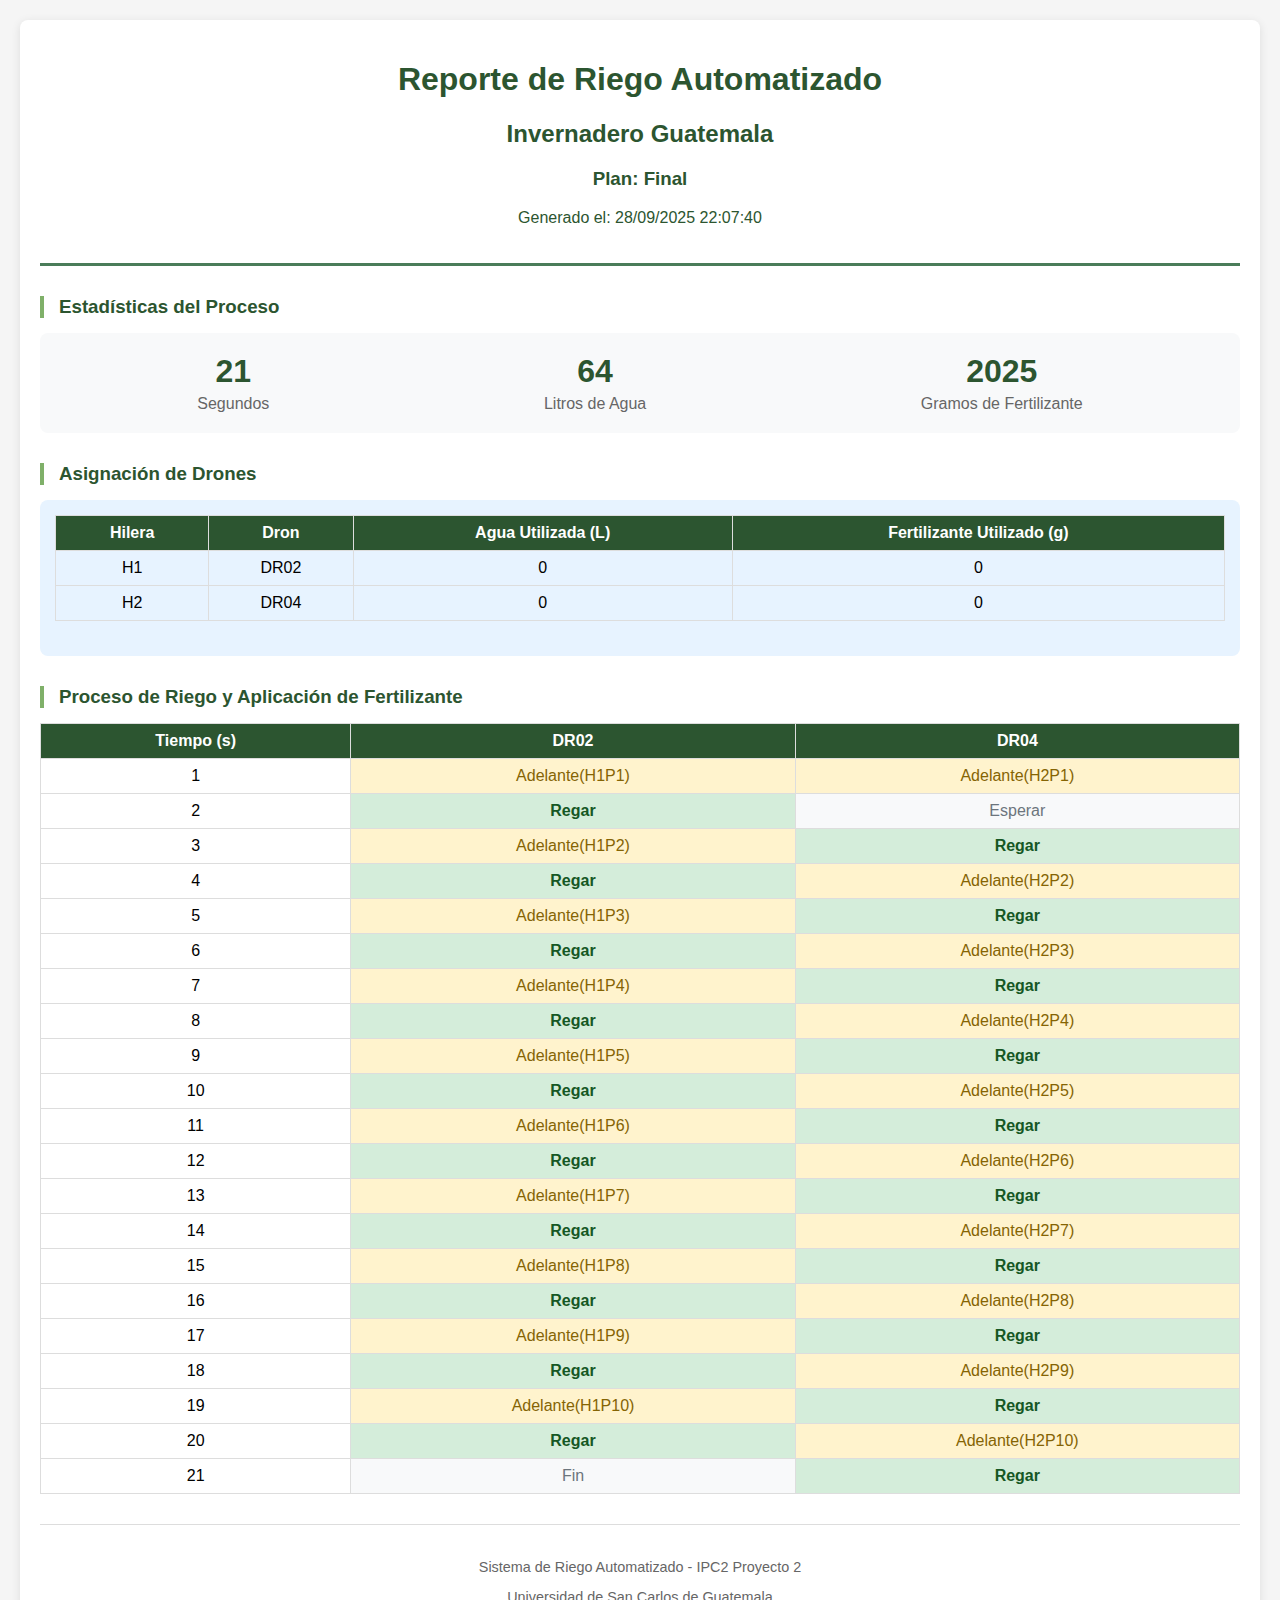
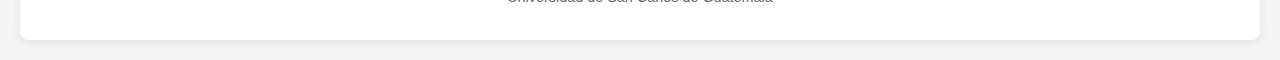
<file: reportes/html/Reporte_Invernadero Guatemala_Final.html>
<!DOCTYPE html>
<html lang="es">
<head>
    <meta charset="UTF-8">
    <meta name="viewport" content="width=device-width, initial-scale=1.0">
    <title>Reporte - Invernadero Guatemala - Final</title>
    <style>
        body {
            font-family: Arial, sans-serif;
            margin: 20px;
            background-color: #f5f5f5;
        }
        .container {
            max-width: 1200px;
            margin: 0 auto;
            background-color: white;
            padding: 20px;
            border-radius: 8px;
            box-shadow: 0 2px 10px rgba(0,0,0,0.1);
        }
        .header {
            text-align: center;
            color: #2c5530;
            border-bottom: 3px solid #4a7c59;
            padding-bottom: 20px;
            margin-bottom: 30px;
        }
        .section {
            margin-bottom: 30px;
        }
        .section h3 {
            color: #2c5530;
            border-left: 4px solid #7fb069;
            padding-left: 15px;
            margin-bottom: 15px;
        }
        .estadisticas {
            display: flex;
            justify-content: space-around;
            background-color: #f8f9fa;
            padding: 20px;
            border-radius: 8px;
            margin-bottom: 20px;
        }
        .estadistica {
            text-align: center;
        }
        .estadistica .numero {
            font-size: 2em;
            font-weight: bold;
            color: #2c5530;
        }
        .estadistica .label {
            color: #666;
            margin-top: 5px;
        }
        table {
            width: 100%;
            border-collapse: collapse;
            margin-bottom: 20px;
        }
        th, td {
            border: 1px solid #ddd;
            padding: 8px;
            text-align: center;
        }
        th {
            background-color: #2c5530;
            color: white;
        }
        .accion-regar {
            background-color: #d4edda;
            color: #155724;
            font-weight: bold;
        }
        .accion-mover {
            background-color: #fff3cd;
            color: #856404;
        }
        .accion-esperar {
            background-color: #f8f9fa;
            color: #6c757d;
        }
        .accion-fin {
            background-color: #f8d7da;
            color: #721c24;
        }
        .drones-asignados {
            background-color: #e7f3ff;
            padding: 15px;
            border-radius: 8px;
            margin-bottom: 20px;
        }
        .footer {
            text-align: center;
            color: #666;
            font-size: 0.9em;
            margin-top: 30px;
            padding-top: 20px;
            border-top: 1px solid #ddd;
        }
    </style>
</head>
<body>
    <div class="container">
        <div class="header">
            <h1>Reporte de Riego Automatizado</h1>
            <h2>Invernadero Guatemala</h2>
            <h3>Plan: Final</h3>
            <p>Generado el: 28/09/2025 22:07:40</p>
        </div>
        
        <div class="section">
            <h3>Estadísticas del Proceso</h3>
            <div class="estadisticas">
                <div class="estadistica">
                    <div class="numero">21</div>
                    <div class="label">Segundos</div>
                </div>
                <div class="estadistica">
                    <div class="numero">64</div>
                    <div class="label">Litros de Agua</div>
                </div>
                <div class="estadistica">
                    <div class="numero">2025</div>
                    <div class="label">Gramos de Fertilizante</div>
                </div>
            </div>
        </div>
        
        <div class="section">
            <h3>Asignación de Drones</h3>
            <div class="drones-asignados">
                <table>
                    <thead>
                        <tr>
                            <th>Hilera</th>
                            <th>Dron</th>
                            <th>Agua Utilizada (L)</th>
                            <th>Fertilizante Utilizado (g)</th>
                        </tr>
                    </thead>
                    <tbody>
        
                        <tr>
                            <td>H1</td>
                            <td>DR02</td>
                            <td>0</td>
                            <td>0</td>
                        </tr>
            
                        <tr>
                            <td>H2</td>
                            <td>DR04</td>
                            <td>0</td>
                            <td>0</td>
                        </tr>
            
                    </tbody>
                </table>
            </div>
        </div>
        
        <div class="section">
            <h3>Proceso de Riego y Aplicación de Fertilizante</h3>
            <table>
                <thead>
                    <tr>
                        <th>Tiempo (s)</th>
        <th>DR02</th><th>DR04</th>
                    </tr>
                </thead>
                <tbody>
        <tr><td>1</td><td class="accion-mover">Adelante(H1P1)</td><td class="accion-mover">Adelante(H2P1)</td></tr><tr><td>2</td><td class="accion-regar">Regar</td><td class="accion-esperar">Esperar</td></tr><tr><td>3</td><td class="accion-mover">Adelante(H1P2)</td><td class="accion-regar">Regar</td></tr><tr><td>4</td><td class="accion-regar">Regar</td><td class="accion-mover">Adelante(H2P2)</td></tr><tr><td>5</td><td class="accion-mover">Adelante(H1P3)</td><td class="accion-regar">Regar</td></tr><tr><td>6</td><td class="accion-regar">Regar</td><td class="accion-mover">Adelante(H2P3)</td></tr><tr><td>7</td><td class="accion-mover">Adelante(H1P4)</td><td class="accion-regar">Regar</td></tr><tr><td>8</td><td class="accion-regar">Regar</td><td class="accion-mover">Adelante(H2P4)</td></tr><tr><td>9</td><td class="accion-mover">Adelante(H1P5)</td><td class="accion-regar">Regar</td></tr><tr><td>10</td><td class="accion-regar">Regar</td><td class="accion-mover">Adelante(H2P5)</td></tr><tr><td>11</td><td class="accion-mover">Adelante(H1P6)</td><td class="accion-regar">Regar</td></tr><tr><td>12</td><td class="accion-regar">Regar</td><td class="accion-mover">Adelante(H2P6)</td></tr><tr><td>13</td><td class="accion-mover">Adelante(H1P7)</td><td class="accion-regar">Regar</td></tr><tr><td>14</td><td class="accion-regar">Regar</td><td class="accion-mover">Adelante(H2P7)</td></tr><tr><td>15</td><td class="accion-mover">Adelante(H1P8)</td><td class="accion-regar">Regar</td></tr><tr><td>16</td><td class="accion-regar">Regar</td><td class="accion-mover">Adelante(H2P8)</td></tr><tr><td>17</td><td class="accion-mover">Adelante(H1P9)</td><td class="accion-regar">Regar</td></tr><tr><td>18</td><td class="accion-regar">Regar</td><td class="accion-mover">Adelante(H2P9)</td></tr><tr><td>19</td><td class="accion-mover">Adelante(H1P10)</td><td class="accion-regar">Regar</td></tr><tr><td>20</td><td class="accion-regar">Regar</td><td class="accion-mover">Adelante(H2P10)</td></tr><tr><td>21</td><td class="accion-esperar">Fin</td><td class="accion-regar">Regar</td></tr>
                </tbody>
            </table>
        </div>
        
        <div class="footer">
            <p>Sistema de Riego Automatizado - IPC2 Proyecto 2</p>
            <p>Universidad de San Carlos de Guatemala</p>
        </div>
    </div>
</body>
</html>
</file>
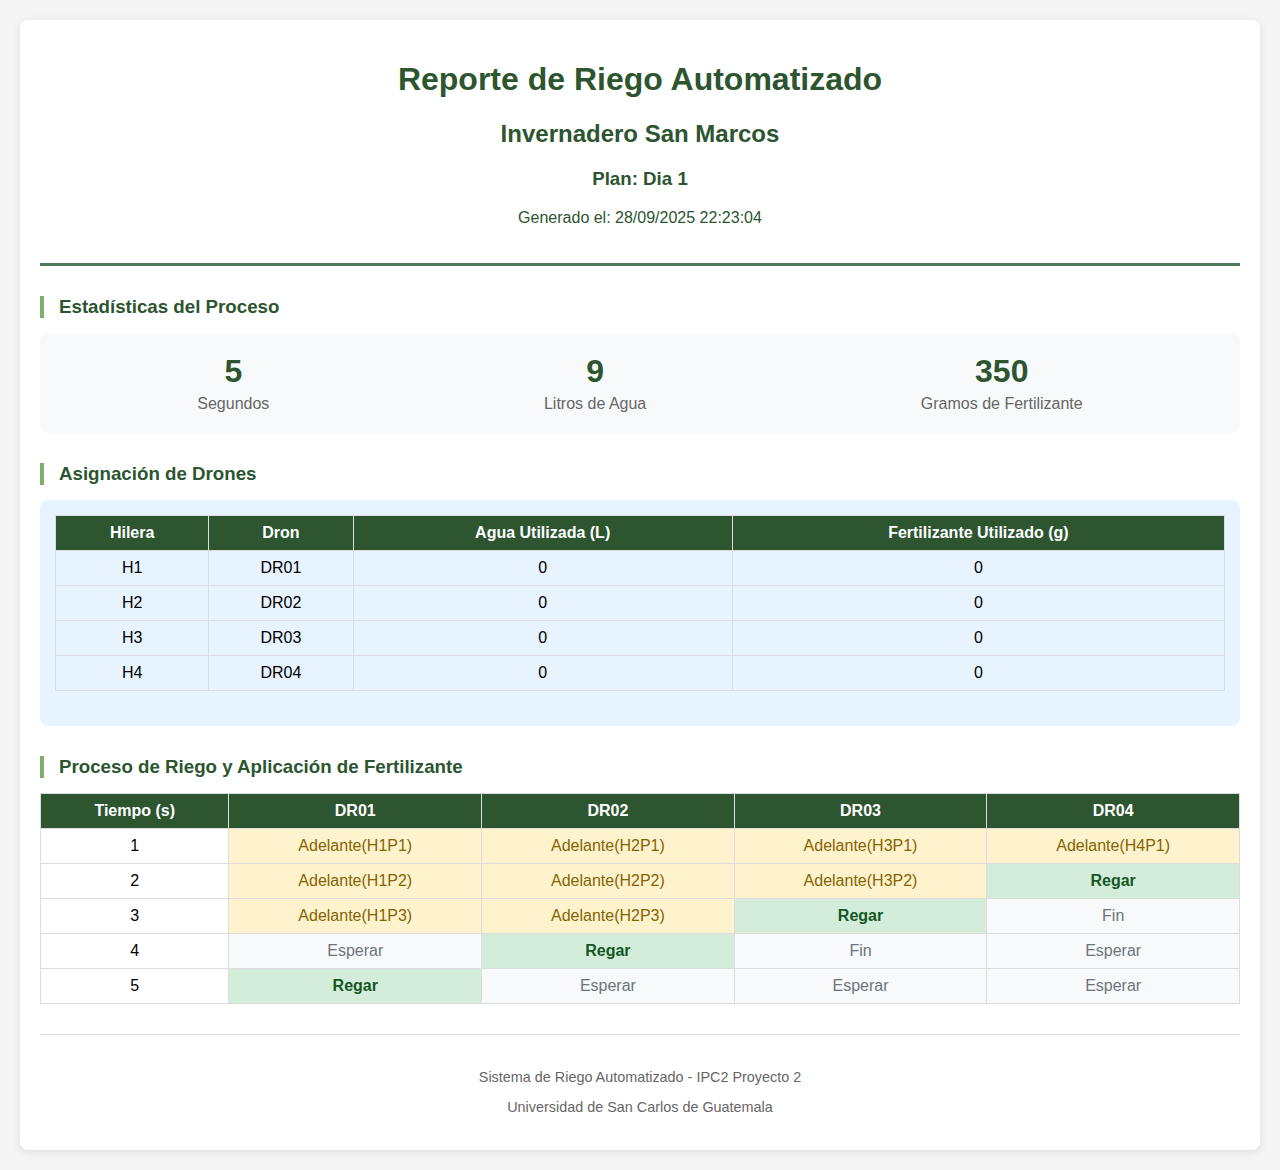
<file: reportes/html/Reporte_Invernadero San Marcos_Dia 1.html>
<!DOCTYPE html>
<html lang="es">
<head>
    <meta charset="UTF-8">
    <meta name="viewport" content="width=device-width, initial-scale=1.0">
    <title>Reporte - Invernadero San Marcos - Dia 1</title>
    <style>
        body {
            font-family: Arial, sans-serif;
            margin: 20px;
            background-color: #f5f5f5;
        }
        .container {
            max-width: 1200px;
            margin: 0 auto;
            background-color: white;
            padding: 20px;
            border-radius: 8px;
            box-shadow: 0 2px 10px rgba(0,0,0,0.1);
        }
        .header {
            text-align: center;
            color: #2c5530;
            border-bottom: 3px solid #4a7c59;
            padding-bottom: 20px;
            margin-bottom: 30px;
        }
        .section {
            margin-bottom: 30px;
        }
        .section h3 {
            color: #2c5530;
            border-left: 4px solid #7fb069;
            padding-left: 15px;
            margin-bottom: 15px;
        }
        .estadisticas {
            display: flex;
            justify-content: space-around;
            background-color: #f8f9fa;
            padding: 20px;
            border-radius: 8px;
            margin-bottom: 20px;
        }
        .estadistica {
            text-align: center;
        }
        .estadistica .numero {
            font-size: 2em;
            font-weight: bold;
            color: #2c5530;
        }
        .estadistica .label {
            color: #666;
            margin-top: 5px;
        }
        table {
            width: 100%;
            border-collapse: collapse;
            margin-bottom: 20px;
        }
        th, td {
            border: 1px solid #ddd;
            padding: 8px;
            text-align: center;
        }
        th {
            background-color: #2c5530;
            color: white;
        }
        .accion-regar {
            background-color: #d4edda;
            color: #155724;
            font-weight: bold;
        }
        .accion-mover {
            background-color: #fff3cd;
            color: #856404;
        }
        .accion-esperar {
            background-color: #f8f9fa;
            color: #6c757d;
        }
        .accion-fin {
            background-color: #f8d7da;
            color: #721c24;
        }
        .drones-asignados {
            background-color: #e7f3ff;
            padding: 15px;
            border-radius: 8px;
            margin-bottom: 20px;
        }
        .footer {
            text-align: center;
            color: #666;
            font-size: 0.9em;
            margin-top: 30px;
            padding-top: 20px;
            border-top: 1px solid #ddd;
        }
    </style>
</head>
<body>
    <div class="container">
        <div class="header">
            <h1>Reporte de Riego Automatizado</h1>
            <h2>Invernadero San Marcos</h2>
            <h3>Plan: Dia 1</h3>
            <p>Generado el: 28/09/2025 22:23:04</p>
        </div>
        
        <div class="section">
            <h3>Estadísticas del Proceso</h3>
            <div class="estadisticas">
                <div class="estadistica">
                    <div class="numero">5</div>
                    <div class="label">Segundos</div>
                </div>
                <div class="estadistica">
                    <div class="numero">9</div>
                    <div class="label">Litros de Agua</div>
                </div>
                <div class="estadistica">
                    <div class="numero">350</div>
                    <div class="label">Gramos de Fertilizante</div>
                </div>
            </div>
        </div>
        
        <div class="section">
            <h3>Asignación de Drones</h3>
            <div class="drones-asignados">
                <table>
                    <thead>
                        <tr>
                            <th>Hilera</th>
                            <th>Dron</th>
                            <th>Agua Utilizada (L)</th>
                            <th>Fertilizante Utilizado (g)</th>
                        </tr>
                    </thead>
                    <tbody>
        
                        <tr>
                            <td>H1</td>
                            <td>DR01</td>
                            <td>0</td>
                            <td>0</td>
                        </tr>
            
                        <tr>
                            <td>H2</td>
                            <td>DR02</td>
                            <td>0</td>
                            <td>0</td>
                        </tr>
            
                        <tr>
                            <td>H3</td>
                            <td>DR03</td>
                            <td>0</td>
                            <td>0</td>
                        </tr>
            
                        <tr>
                            <td>H4</td>
                            <td>DR04</td>
                            <td>0</td>
                            <td>0</td>
                        </tr>
            
                    </tbody>
                </table>
            </div>
        </div>
        
        <div class="section">
            <h3>Proceso de Riego y Aplicación de Fertilizante</h3>
            <table>
                <thead>
                    <tr>
                        <th>Tiempo (s)</th>
        <th>DR01</th><th>DR02</th><th>DR03</th><th>DR04</th>
                    </tr>
                </thead>
                <tbody>
        <tr><td>1</td><td class="accion-mover">Adelante(H1P1)</td><td class="accion-mover">Adelante(H2P1)</td><td class="accion-mover">Adelante(H3P1)</td><td class="accion-mover">Adelante(H4P1)</td></tr><tr><td>2</td><td class="accion-mover">Adelante(H1P2)</td><td class="accion-mover">Adelante(H2P2)</td><td class="accion-mover">Adelante(H3P2)</td><td class="accion-regar">Regar</td></tr><tr><td>3</td><td class="accion-mover">Adelante(H1P3)</td><td class="accion-mover">Adelante(H2P3)</td><td class="accion-regar">Regar</td><td class="accion-esperar">Fin</td></tr><tr><td>4</td><td class="accion-esperar">Esperar</td><td class="accion-regar">Regar</td><td class="accion-esperar">Fin</td><td class="accion-esperar">Esperar</td></tr><tr><td>5</td><td class="accion-regar">Regar</td><td class="accion-esperar">Esperar</td><td class="accion-esperar">Esperar</td><td class="accion-esperar">Esperar</td></tr>
                </tbody>
            </table>
        </div>
        
        <div class="footer">
            <p>Sistema de Riego Automatizado - IPC2 Proyecto 2</p>
            <p>Universidad de San Carlos de Guatemala</p>
        </div>
    </div>
</body>
</html>
</file>
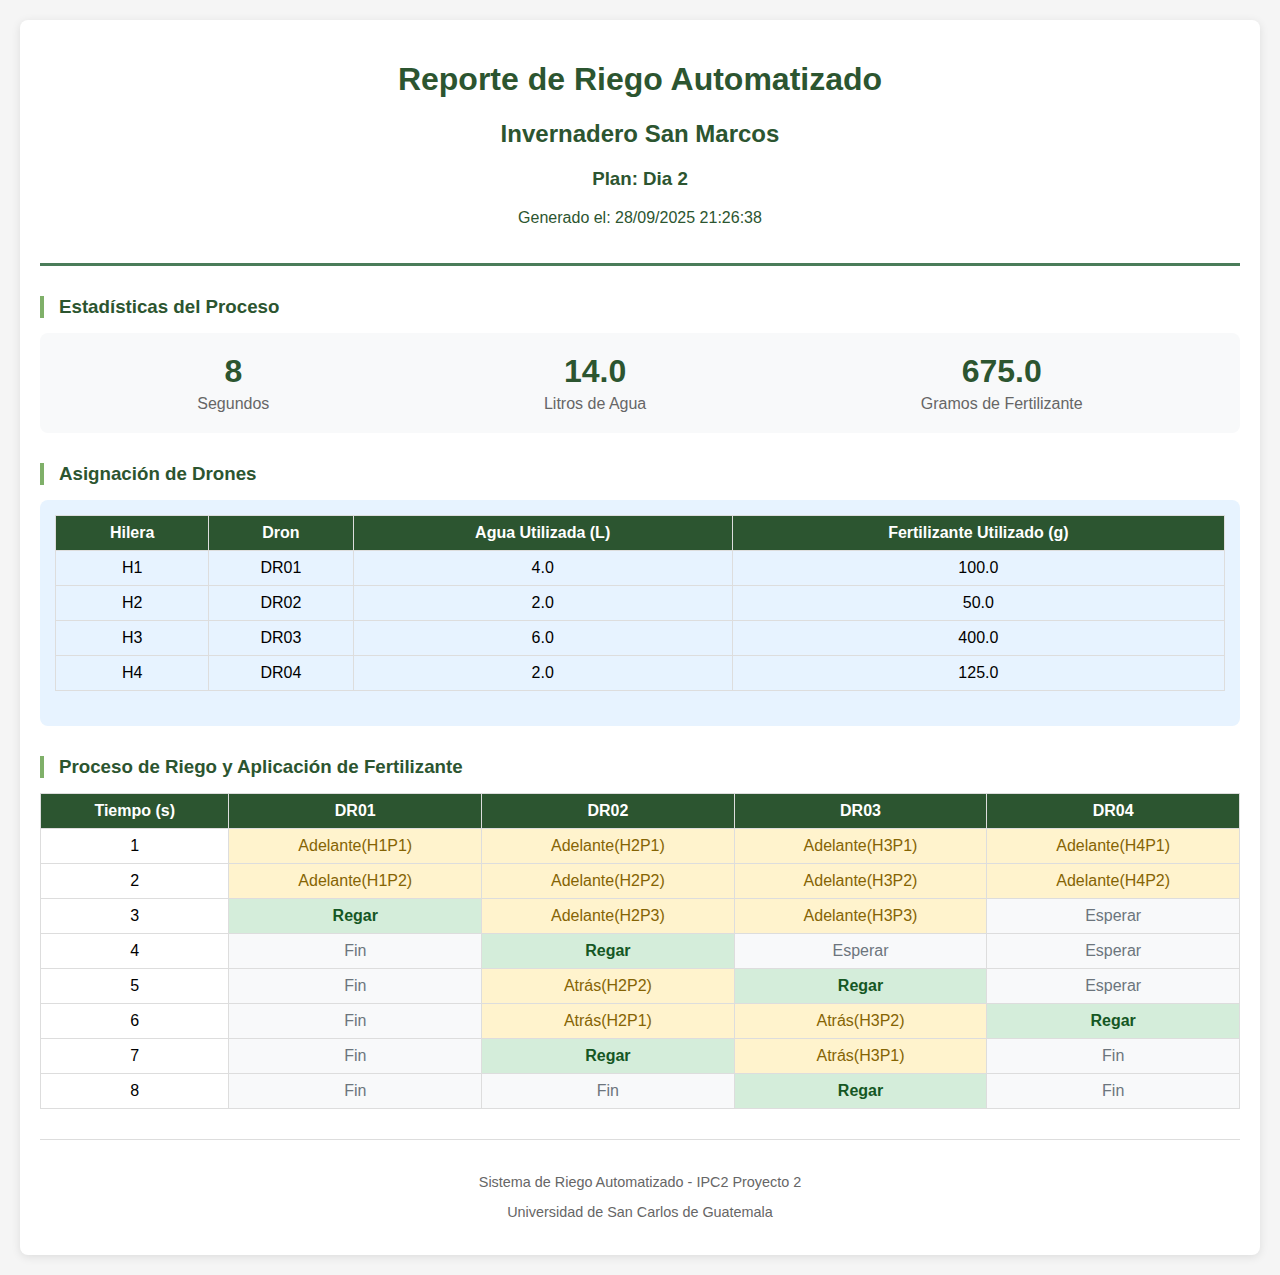
<file: reportes/html/Reporte_Invernadero San Marcos_Dia 2.html>
<!DOCTYPE html>
<html lang="es">
<head>
    <meta charset="UTF-8">
    <meta name="viewport" content="width=device-width, initial-scale=1.0">
    <title>Reporte - Invernadero San Marcos - Dia 2</title>
    <style>
        body {
            font-family: Arial, sans-serif;
            margin: 20px;
            background-color: #f5f5f5;
        }
        .container {
            max-width: 1200px;
            margin: 0 auto;
            background-color: white;
            padding: 20px;
            border-radius: 8px;
            box-shadow: 0 2px 10px rgba(0,0,0,0.1);
        }
        .header {
            text-align: center;
            color: #2c5530;
            border-bottom: 3px solid #4a7c59;
            padding-bottom: 20px;
            margin-bottom: 30px;
        }
        .section {
            margin-bottom: 30px;
        }
        .section h3 {
            color: #2c5530;
            border-left: 4px solid #7fb069;
            padding-left: 15px;
            margin-bottom: 15px;
        }
        .estadisticas {
            display: flex;
            justify-content: space-around;
            background-color: #f8f9fa;
            padding: 20px;
            border-radius: 8px;
            margin-bottom: 20px;
        }
        .estadistica {
            text-align: center;
        }
        .estadistica .numero {
            font-size: 2em;
            font-weight: bold;
            color: #2c5530;
        }
        .estadistica .label {
            color: #666;
            margin-top: 5px;
        }
        table {
            width: 100%;
            border-collapse: collapse;
            margin-bottom: 20px;
        }
        th, td {
            border: 1px solid #ddd;
            padding: 8px;
            text-align: center;
        }
        th {
            background-color: #2c5530;
            color: white;
        }
        .accion-regar {
            background-color: #d4edda;
            color: #155724;
            font-weight: bold;
        }
        .accion-mover {
            background-color: #fff3cd;
            color: #856404;
        }
        .accion-esperar {
            background-color: #f8f9fa;
            color: #6c757d;
        }
        .accion-fin {
            background-color: #f8d7da;
            color: #721c24;
        }
        .drones-asignados {
            background-color: #e7f3ff;
            padding: 15px;
            border-radius: 8px;
            margin-bottom: 20px;
        }
        .footer {
            text-align: center;
            color: #666;
            font-size: 0.9em;
            margin-top: 30px;
            padding-top: 20px;
            border-top: 1px solid #ddd;
        }
    </style>
</head>
<body>
    <div class="container">
        <div class="header">
            <h1>Reporte de Riego Automatizado</h1>
            <h2>Invernadero San Marcos</h2>
            <h3>Plan: Dia 2</h3>
            <p>Generado el: 28/09/2025 21:26:38</p>
        </div>
        
        <div class="section">
            <h3>Estadísticas del Proceso</h3>
            <div class="estadisticas">
                <div class="estadistica">
                    <div class="numero">8</div>
                    <div class="label">Segundos</div>
                </div>
                <div class="estadistica">
                    <div class="numero">14.0</div>
                    <div class="label">Litros de Agua</div>
                </div>
                <div class="estadistica">
                    <div class="numero">675.0</div>
                    <div class="label">Gramos de Fertilizante</div>
                </div>
            </div>
        </div>
        
        <div class="section">
            <h3>Asignación de Drones</h3>
            <div class="drones-asignados">
                <table>
                    <thead>
                        <tr>
                            <th>Hilera</th>
                            <th>Dron</th>
                            <th>Agua Utilizada (L)</th>
                            <th>Fertilizante Utilizado (g)</th>
                        </tr>
                    </thead>
                    <tbody>
        
                        <tr>
                            <td>H1</td>
                            <td>DR01</td>
                            <td>4.0</td>
                            <td>100.0</td>
                        </tr>
            
                        <tr>
                            <td>H2</td>
                            <td>DR02</td>
                            <td>2.0</td>
                            <td>50.0</td>
                        </tr>
            
                        <tr>
                            <td>H3</td>
                            <td>DR03</td>
                            <td>6.0</td>
                            <td>400.0</td>
                        </tr>
            
                        <tr>
                            <td>H4</td>
                            <td>DR04</td>
                            <td>2.0</td>
                            <td>125.0</td>
                        </tr>
            
                    </tbody>
                </table>
            </div>
        </div>
        
        <div class="section">
            <h3>Proceso de Riego y Aplicación de Fertilizante</h3>
            <table>
                <thead>
                    <tr>
                        <th>Tiempo (s)</th>
        <th>DR01</th><th>DR02</th><th>DR03</th><th>DR04</th>
                    </tr>
                </thead>
                <tbody>
        <tr><td>1</td><td class="accion-mover">Adelante(H1P1)</td><td class="accion-mover">Adelante(H2P1)</td><td class="accion-mover">Adelante(H3P1)</td><td class="accion-mover">Adelante(H4P1)</td></tr><tr><td>2</td><td class="accion-mover">Adelante(H1P2)</td><td class="accion-mover">Adelante(H2P2)</td><td class="accion-mover">Adelante(H3P2)</td><td class="accion-mover">Adelante(H4P2)</td></tr><tr><td>3</td><td class="accion-regar">Regar</td><td class="accion-mover">Adelante(H2P3)</td><td class="accion-mover">Adelante(H3P3)</td><td class="accion-esperar">Esperar</td></tr><tr><td>4</td><td class="accion-esperar">Fin</td><td class="accion-regar">Regar</td><td class="accion-esperar">Esperar</td><td class="accion-esperar">Esperar</td></tr><tr><td>5</td><td class="accion-esperar">Fin</td><td class="accion-mover">Atrás(H2P2)</td><td class="accion-regar">Regar</td><td class="accion-esperar">Esperar</td></tr><tr><td>6</td><td class="accion-esperar">Fin</td><td class="accion-mover">Atrás(H2P1)</td><td class="accion-mover">Atrás(H3P2)</td><td class="accion-regar">Regar</td></tr><tr><td>7</td><td class="accion-esperar">Fin</td><td class="accion-regar">Regar</td><td class="accion-mover">Atrás(H3P1)</td><td class="accion-esperar">Fin</td></tr><tr><td>8</td><td class="accion-esperar">Fin</td><td class="accion-esperar">Fin</td><td class="accion-regar">Regar</td><td class="accion-esperar">Fin</td></tr>
                </tbody>
            </table>
        </div>
        
        <div class="footer">
            <p>Sistema de Riego Automatizado - IPC2 Proyecto 2</p>
            <p>Universidad de San Carlos de Guatemala</p>
        </div>
    </div>
</body>
</html>
</file>
